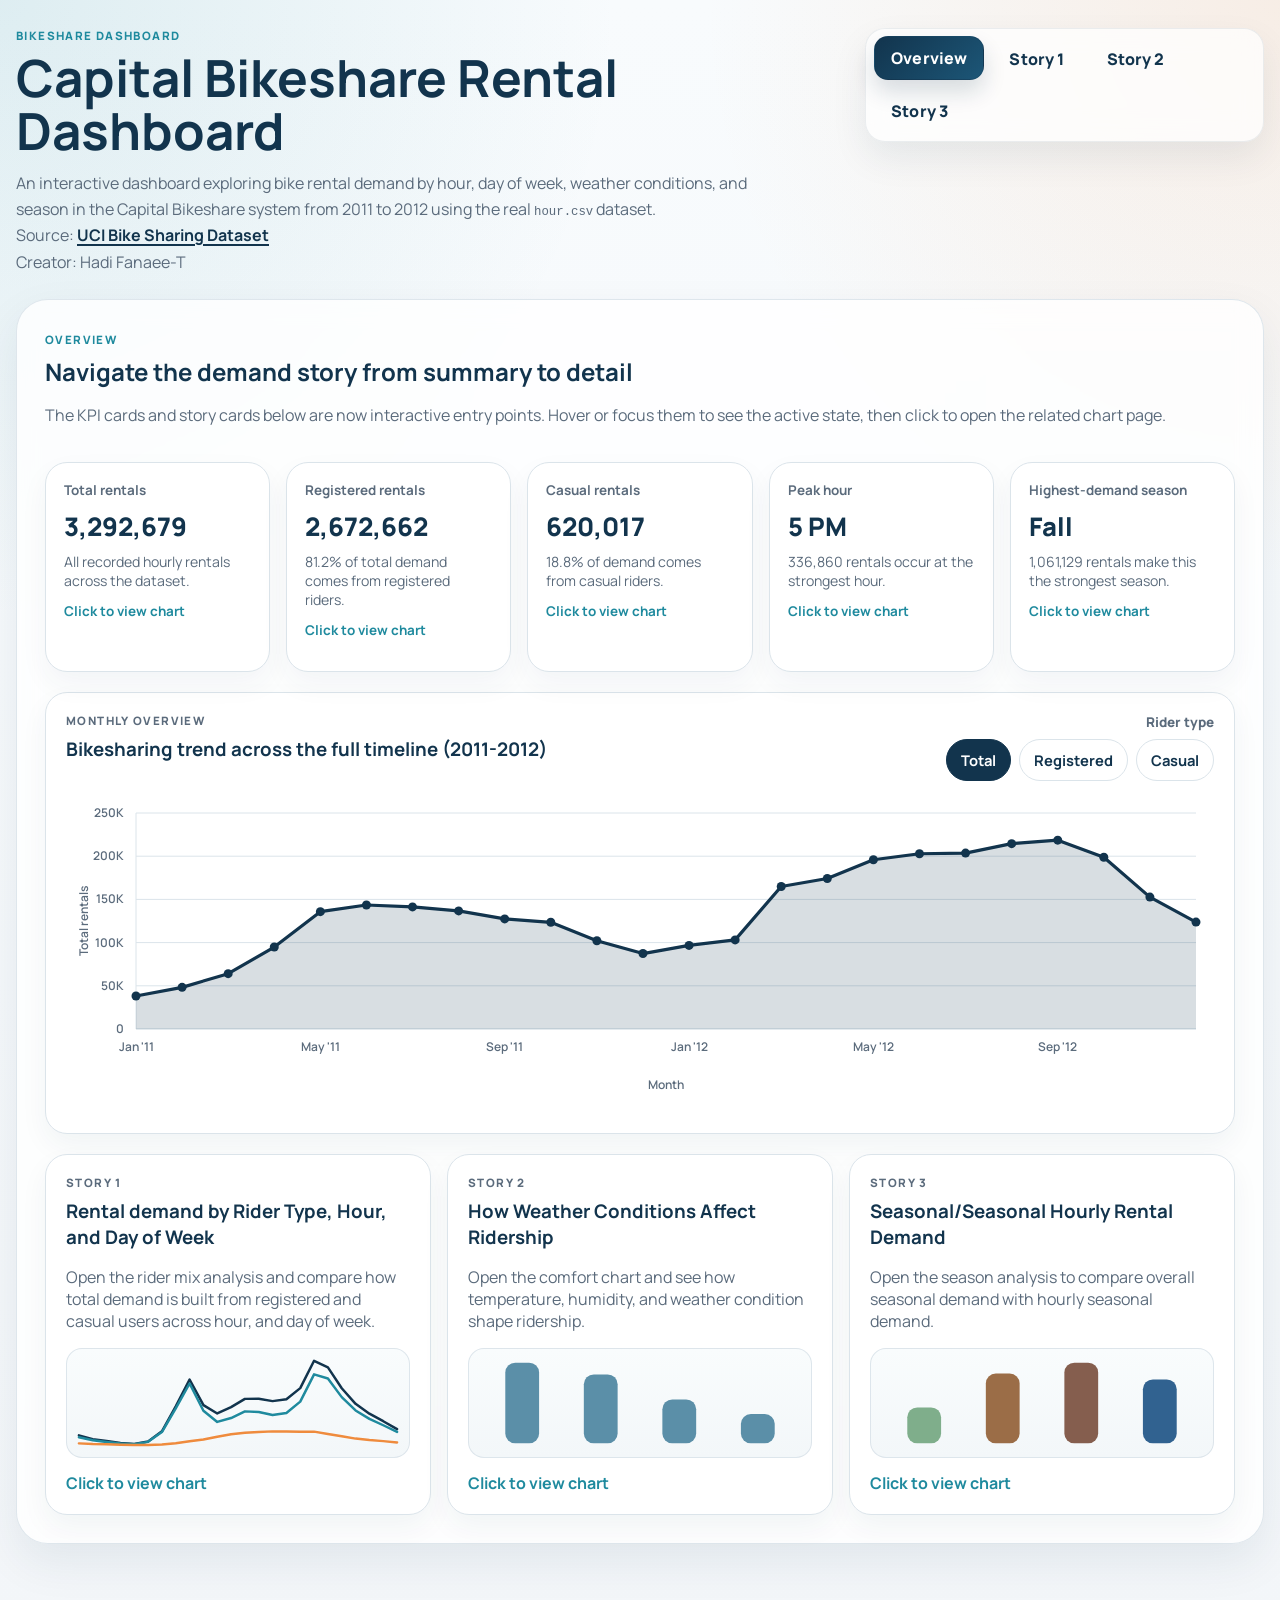
<file: index.html>
<!DOCTYPE html>
<html lang="en">
<head>
  <meta charset="UTF-8">
  <meta name="viewport" content="width=device-width, initial-scale=1.0">
  <title>Capital Bikeshare Demand Dashboard</title>
  <link rel="preconnect" href="https://fonts.googleapis.com">
  <link rel="preconnect" href="https://fonts.gstatic.com" crossorigin>
  <link href="https://fonts.googleapis.com/css2?family=Manrope:wght@400;500;600;700;800&display=swap" rel="stylesheet">
  <link rel="stylesheet" href="styles.css">
</head>
<body data-page="overview">
  <div class="app-shell">
    <header class="topbar">
      <div>
        <p class="eyebrow">Bikeshare Dashboard</p>
        <h1>Capital Bikeshare Rental Dashboard</h1>
        <p class="subhead">
          An interactive dashboard exploring bike rental demand by hour, day of week, weather conditions, and season in the Capital Bikeshare system from 2011 to 2012 using the real <code>hour.csv</code> dataset.
          <br>Source: <a href="https://archive.ics.uci.edu/dataset/275/bike+sharing+dataset" target="_blank" rel="noreferrer">UCI Bike Sharing Dataset</a>
          <br>Creator: Hadi Fanaee-T
        </p>
      </div>
      <nav class="main-nav" aria-label="Primary">
        <a href="index.html" aria-current="page">Overview</a>
        <a href="demand.html">Story 1</a>
        <a href="weather.html">Story 2</a>
        <a href="season.html">Story 3</a>
      </nav>
    </header>

    <main>
      <section class="panel hero-panel">
        <div class="panel-header">
          <div>
            <p class="section-kicker">Overview</p>
            <h2>Navigate the demand story from summary to detail</h2>
            <p class="section-text">
              The KPI cards and story cards below are now interactive entry points. Hover or focus them to see the
              active state, then click to open the related chart page.
            </p>
          </div>
        </div>

        <div id="kpiGrid" class="clickable-grid" aria-live="polite"></div>

        <div class="overview-grid">
          <article class="card summary-card">
            <div class="card-header">
              <div>
                <p class="card-kicker">Monthly overview</p>
                <h3>Bikesharing trend across the full timeline (2011-2012)</h3>
              </div>
              <div class="control-group compact">
                <span class="control-label">Rider type</span>
                <div id="overviewMetricControl" class="segmented-control" aria-label="Overview metric selector"></div>
              </div>
            </div>
            <div id="overviewChart" class="chart-host" role="img" aria-label="Monthly ridership chart"></div>
          </article>
        </div>

        <aside class="story-links story-links-below">
          <a class="card story-card interactive-card" href="demand.html">
            <p class="card-kicker">Story 1</p>
            <h3>Rental demand by Rider Type, Hour, and Day of Week</h3>
            <p>Open the rider mix analysis and compare how total demand is built from registered and casual users across hour, and day of week.</p>
            <div id="storyPreviewDemand" class="preview-host" aria-hidden="true"></div>
            <p class="link-note">Click to view chart</p>
          </a>

          <a class="card story-card interactive-card" href="weather.html">
            <p class="card-kicker">Story 2</p>
            <h3>How Weather Conditions Affect Ridership</h3>
            <p>Open the comfort chart and see how temperature, humidity, and weather condition shape ridership.</p>
            <div id="storyPreviewWeather" class="preview-host" aria-hidden="true"></div>
            <p class="link-note">Click to view chart</p>
          </a>

          <a class="card story-card interactive-card" href="season.html">
            <p class="card-kicker">Story 3</p>
            <h3>Seasonal/Seasonal Hourly Rental Demand</h3>
            <p>Open the season analysis to compare overall seasonal demand with hourly seasonal demand.</p>
            <div id="storyPreviewSeason" class="preview-host" aria-hidden="true"></div>
            <p class="link-note">Click to view chart</p>
          </a>
        </aside>
      </section>
    </main>
  </div>

  <div id="tooltip" class="tooltip" hidden></div>
  <script src="app.js"></script>
</body>
</html>
</file>
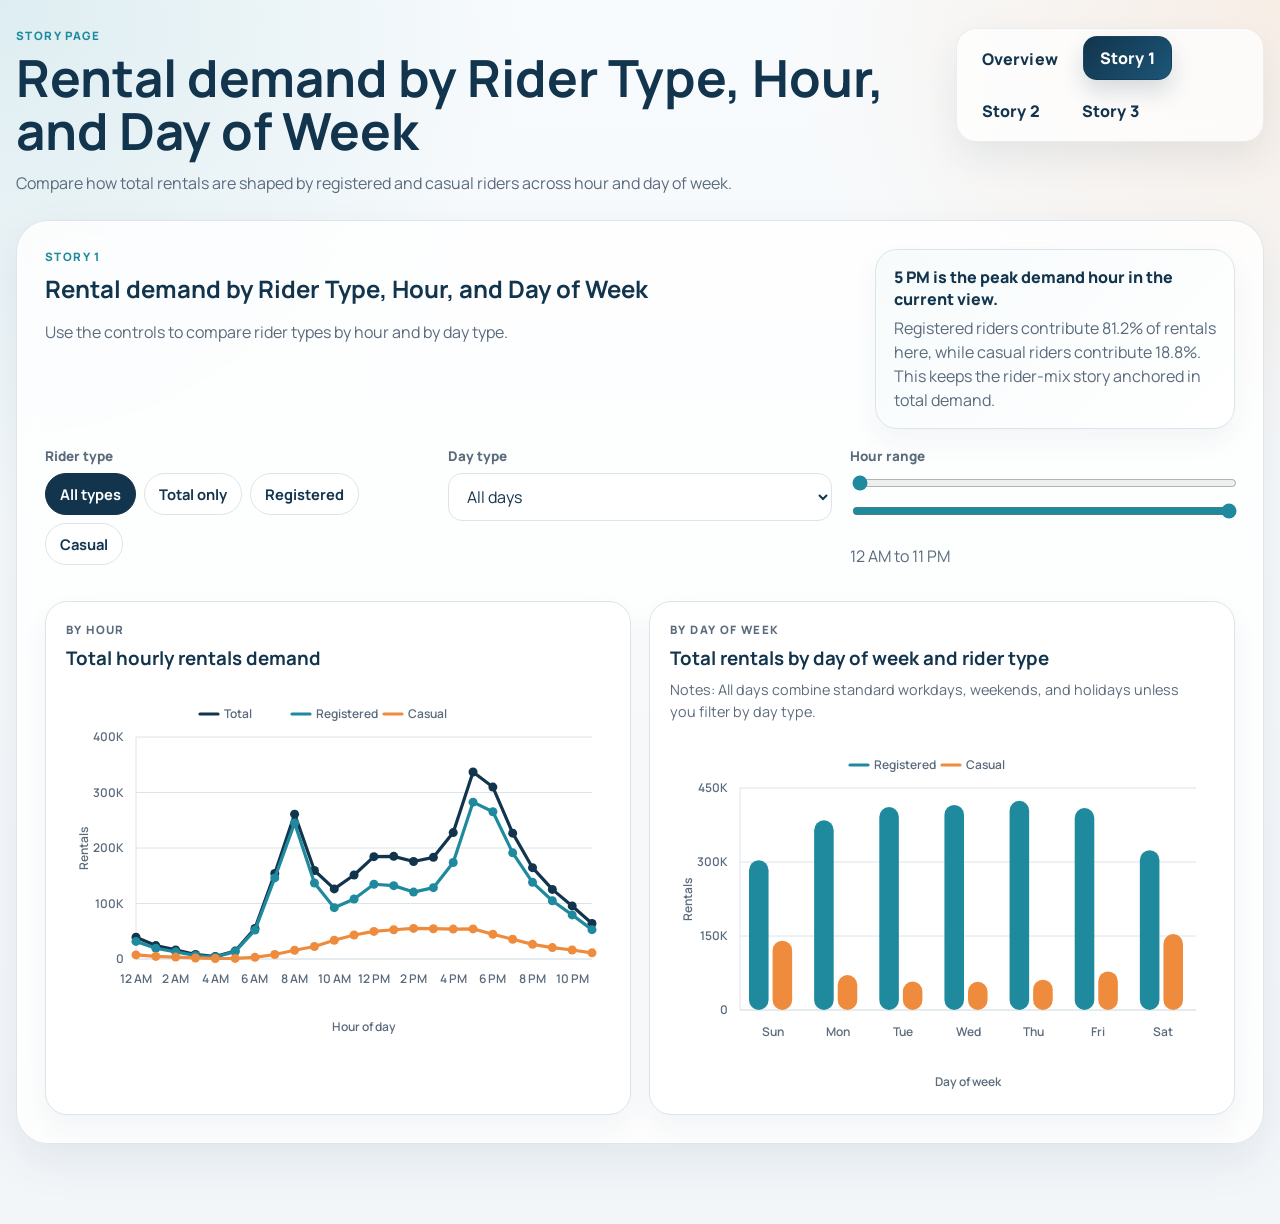
<file: demand.html>
<!DOCTYPE html>
<html lang="en">
<head>
  <meta charset="UTF-8">
  <meta name="viewport" content="width=device-width, initial-scale=1.0">
  <title>Story 1 - Rental demand by Rider Type, Hour, and Day of Week</title>
  <link rel="preconnect" href="https://fonts.googleapis.com">
  <link rel="preconnect" href="https://fonts.gstatic.com" crossorigin>
  <link href="https://fonts.googleapis.com/css2?family=Manrope:wght@400;500;600;700;800&display=swap" rel="stylesheet">
  <link rel="stylesheet" href="styles.css">
</head>
<body data-page="demand">
  <div class="app-shell">
    <header class="topbar">
      <div>
        <p class="eyebrow">Story page</p>
        <h1>Rental demand by Rider Type, Hour, and Day of Week</h1>
        <p class="subhead">Compare how total rentals are shaped by registered and casual riders across hour and day of week.</p>
      </div>
      <nav class="main-nav" aria-label="Primary">
        <a href="index.html">Overview</a>
        <a href="demand.html" aria-current="page">Story 1</a>
        <a href="weather.html">Story 2</a>
        <a href="season.html">Story 3</a>
      </nav>
    </header>

    <main>
      <section class="panel">
        <div class="panel-header story-header">
          <div>
            <p class="section-kicker">Story 1</p>
            <h2>Rental demand by Rider Type, Hour, and Day of Week</h2>
            <p class="section-text">Use the controls to compare rider types by hour and by day type.</p>
          </div>
          <div id="demandInsight" class="insight-callout"></div>
        </div>

        <div class="control-row">
          <div class="control-group">
            <span class="control-label">Rider type</span>
            <div id="demandMetricControl" class="segmented-control" aria-label="Demand metric selector"></div>
          </div>
          <div class="control-group">
            <label class="control-label" for="demandDayType">Day type</label>
            <select id="demandDayType"></select>
          </div>
          <div class="control-group range-group">
            <label class="control-label" for="hourStart">Hour range</label>
            <div class="range-pair">
              <input id="hourStart" type="range" min="0" max="23" value="0">
              <input id="hourEnd" type="range" min="0" max="23" value="23">
            </div>
            <p id="hourRangeLabel" class="range-label"></p>
          </div>
        </div>

        <div class="story-grid two-up">
          <article id="hourly-demand" class="card target-card">
            <div class="card-header">
              <div>
                <p class="card-kicker">By hour</p>
                <h3>Total hourly rentals demand</h3>
              </div>
            </div>
            <div id="demandHourlyChart" class="chart-host tall-chart" role="img" aria-label="Hourly demand chart"></div>
          </article>

          <article id="weekday-demand" class="card target-card">
            <div class="card-header">
              <div>
                <p class="card-kicker">By day of week</p>
                <h3>Total rentals by day of week and rider type</h3>
                <p id="demandWeekdayContext" class="section-text compact-note"></p>
              </div>
            </div>
            <div id="demandWeekdayChart" class="chart-host tall-chart" role="img" aria-label="Weekday demand chart"></div>
          </article>
        </div>
      </section>
    </main>
  </div>

  <div id="tooltip" class="tooltip" hidden></div>
  <script src="app.js"></script>
</body>
</html>
</file>
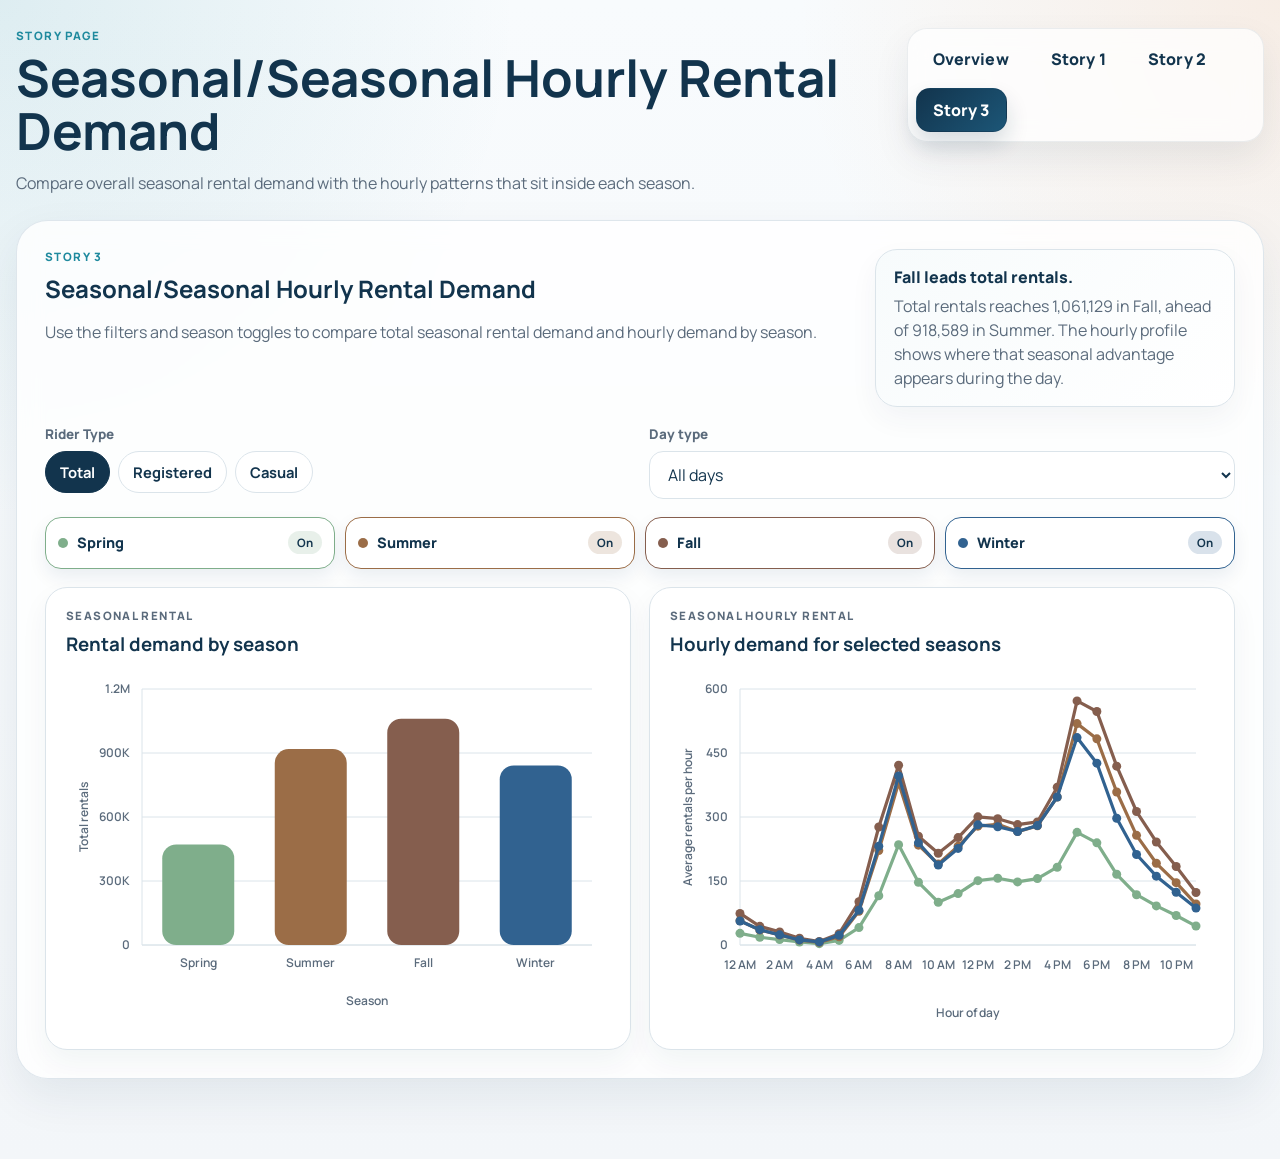
<file: season.html>
<!DOCTYPE html>
<html lang="en">
<head>
  <meta charset="UTF-8">
  <meta name="viewport" content="width=device-width, initial-scale=1.0">
  <title>Story 3 - Seasonal/Seasonal Hourly Rental Demand</title>
  <link rel="preconnect" href="https://fonts.googleapis.com">
  <link rel="preconnect" href="https://fonts.gstatic.com" crossorigin>
  <link href="https://fonts.googleapis.com/css2?family=Manrope:wght@400;500;600;700;800&display=swap" rel="stylesheet">
  <link rel="stylesheet" href="styles.css">
</head>
<body data-page="season">
  <div class="app-shell">
    <header class="topbar">
      <div>
        <p class="eyebrow">Story page</p>
        <h1>Seasonal/Seasonal Hourly Rental Demand</h1>
        <p class="subhead">Compare overall seasonal rental demand with the hourly patterns that sit inside each season.</p>
      </div>
      <nav class="main-nav" aria-label="Primary">
        <a href="index.html">Overview</a>
        <a href="demand.html">Story 1</a>
        <a href="weather.html">Story 2</a>
        <a href="season.html" aria-current="page">Story 3</a>
      </nav>
    </header>

    <main>
      <section class="panel">
        <div class="panel-header story-header">
          <div>
            <p class="section-kicker">Story 3</p>
            <h2>Seasonal/Seasonal Hourly Rental Demand</h2>
            <p class="section-text">Use the filters and season toggles to compare total seasonal rental demand and hourly demand by season.</p>
          </div>
          <div id="seasonInsight" class="insight-callout"></div>
        </div>

        <div class="control-row">
          <div class="control-group">
            <span class="control-label">Rider Type</span>
            <div id="seasonMetricControl" class="segmented-control" aria-label="Season metric selector"></div>
          </div>
          <div class="control-group">
            <label class="control-label" for="seasonDayType">Day type</label>
            <select id="seasonDayType"></select>
          </div>
        </div>

        <div class="season-profile-toolbar">
          <div id="seasonLegend" class="legend-card compact-legend"></div>
        </div>

        <div class="story-grid two-up">
          <article id="season-ranking" class="card target-card">
            <div class="card-header">
              <div>
                <p class="card-kicker">Seasonal rental</p>
                <h3>Rental demand by season</h3>
              </div>
            </div>
            <div id="seasonBarChart" class="chart-host tall-chart" role="img" aria-label="Seasonal demand bar chart"></div>
          </article>

          <article id="season-profile" class="card target-card">
            <div class="card-header">
              <div>
                <p class="card-kicker">Seasonal Hourly Rental</p>
                <h3>Hourly demand for selected seasons</h3>
              </div>
            </div>
            <div id="seasonHourlyChart" class="chart-host tall-chart" role="img" aria-label="Seasonal hourly demand chart"></div>
          </article>
        </div>
      </section>
    </main>
  </div>

  <div id="tooltip" class="tooltip" hidden></div>
  <script src="app.js"></script>
</body>
</html>
</file>
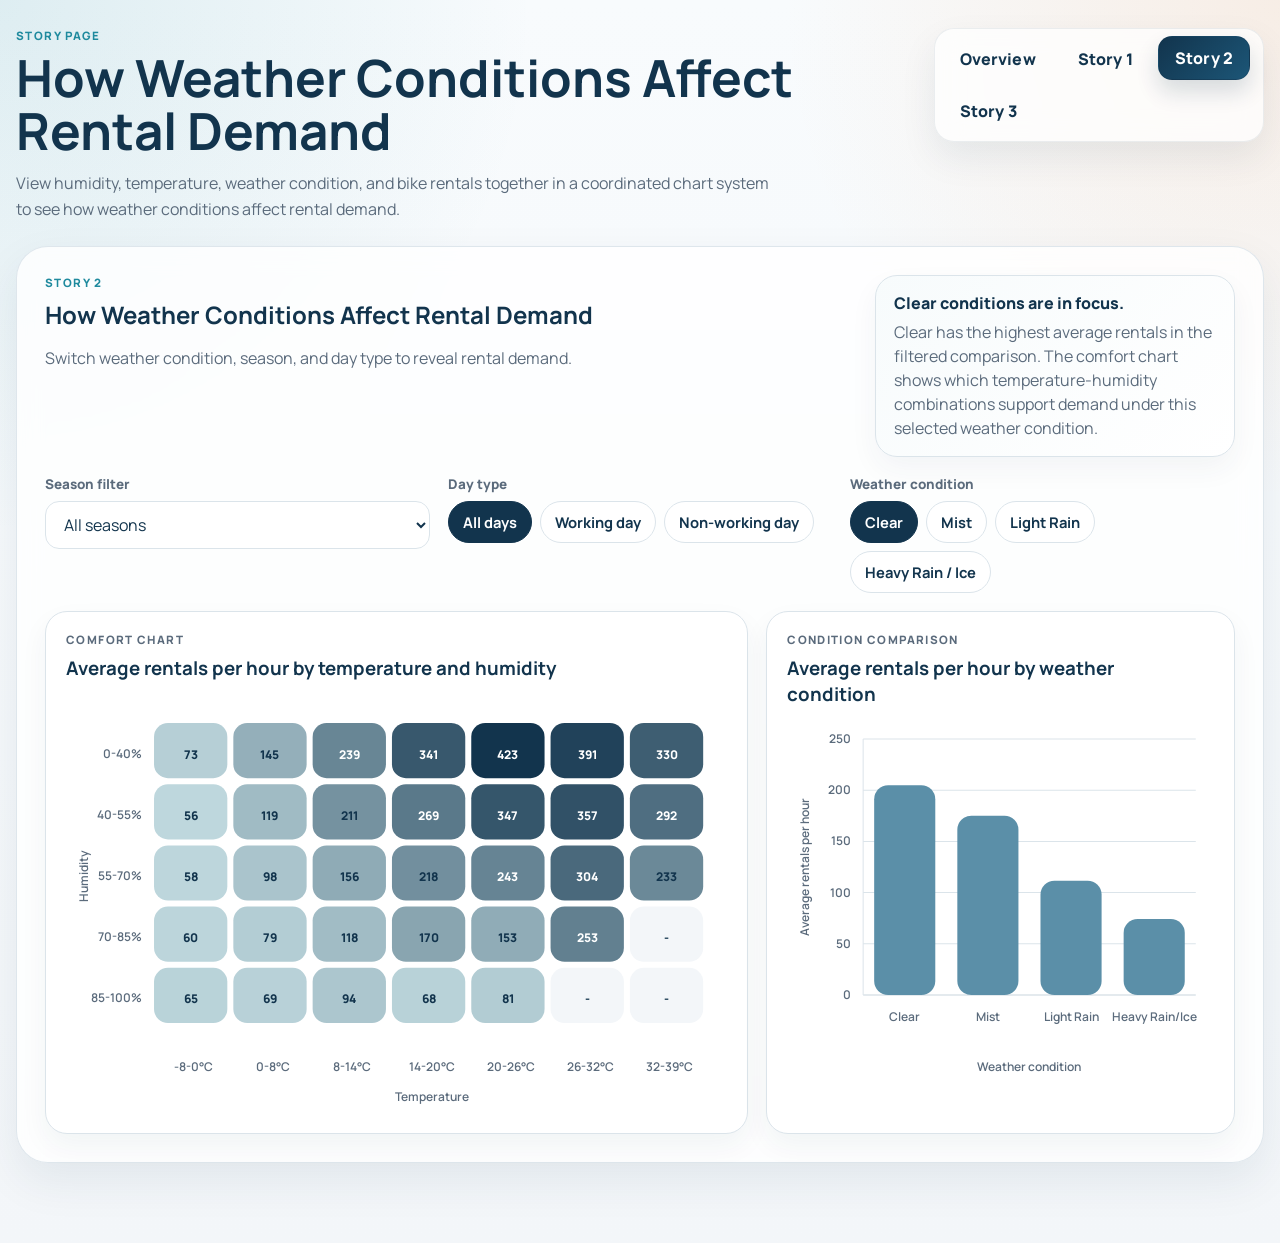
<file: weather.html>
<!DOCTYPE html>
<html lang="en">
<head>
  <meta charset="UTF-8">
  <meta name="viewport" content="width=device-width, initial-scale=1.0">
  <title>Story 2 - How Weather Conditions Affect Rental Demand</title>
  <link rel="preconnect" href="https://fonts.googleapis.com">
  <link rel="preconnect" href="https://fonts.gstatic.com" crossorigin>
  <link href="https://fonts.googleapis.com/css2?family=Manrope:wght@400;500;600;700;800&display=swap" rel="stylesheet">
  <link rel="stylesheet" href="styles.css">
</head>
<body data-page="weather">
  <div class="app-shell">
    <header class="topbar">
      <div>
        <p class="eyebrow">Story page</p>
        <h1>How Weather Conditions Affect Rental Demand</h1>
        <p class="subhead">View humidity, temperature, weather condition, and bike rentals together in a coordinated chart system to see how weather conditions affect rental demand.</p>
      </div>
      <nav class="main-nav" aria-label="Primary">
        <a href="index.html">Overview</a>
        <a href="demand.html">Story 1</a>
        <a href="weather.html" aria-current="page">Story 2</a>
        <a href="season.html">Story 3</a>
      </nav>
    </header>

    <main>
      <section class="panel">
        <div class="panel-header story-header">
          <div>
            <p class="section-kicker">Story 2</p>
            <h2>How Weather Conditions Affect Rental Demand</h2>
            <p class="section-text">Switch weather condition, season, and day type to reveal rental demand.</p>
          </div>
          <div id="weatherInsight" class="insight-callout"></div>
        </div>

        <div class="control-row">
          <div class="control-group">
            <label class="control-label" for="weatherSeason">Season filter</label>
            <select id="weatherSeason"></select>
          </div>
          <div class="control-group">
            <span class="control-label">Day type</span>
            <div id="weatherDayTypeControl" class="segmented-control" aria-label="Weather day type filter"></div>
          </div>
          <div class="control-group">
            <span class="control-label">Weather condition</span>
            <div id="weatherConditionControl" class="pill-control" aria-label="Weather condition selector"></div>
          </div>
        </div>

        <div class="story-grid weather-layout">
          <article id="weather-matrix" class="card target-card">
            <div class="card-header">
              <div>
                <p class="card-kicker">Comfort chart</p>
                <h3>Average rentals per hour by temperature and humidity</h3>
              </div>
            </div>
            <div id="weatherHeatmap" class="chart-host heatmap-chart" role="img" aria-label="Weather comfort heatmap"></div>
          </article>

          <article id="weather-conditions" class="card target-card">
            <div class="card-header">
              <div>
                <p class="card-kicker">Condition comparison</p>
                <h3>Average rentals per hour by weather condition</h3>
              </div>
            </div>
            <div id="weatherBarChart" class="chart-host tall-chart" role="img" aria-label="Weather condition comparison chart"></div>
          </article>
        </div>
      </section>
    </main>
  </div>

  <div id="tooltip" class="tooltip" hidden></div>
  <script src="app.js"></script>
</body>
</html>
</file>
<file: styles.css>
:root {
  --bg: #f3f6f9;
  --panel: #ffffff;
  --panel-alt: #f8fbfd;
  --text: #15202b;
  --muted: #5b6b7c;
  --border: #dbe4ea;
  --navy: #12344d;
  --teal: #1f8a9e;
  --orange: #ef8b3d;
  --gold: #f4c95d;
  --rose: #d95d5d;
  --green: #3e8f68;
  --shadow: 0 18px 45px rgba(18, 52, 77, 0.08);
  --shadow-strong: 0 24px 52px rgba(18, 52, 77, 0.14);
  --radius: 22px;
}

* {
  box-sizing: border-box;
}

html {
  scroll-behavior: smooth;
}

body {
  margin: 0;
  font-family: "Manrope", sans-serif;
  color: var(--text);
  background:
    radial-gradient(circle at top left, rgba(31, 138, 158, 0.12), transparent 30%),
    radial-gradient(circle at top right, rgba(239, 139, 61, 0.12), transparent 28%),
    linear-gradient(180deg, #f8fbfd 0%, var(--bg) 100%);
}

a {
  color: inherit;
}

.app-shell {
  width: min(1400px, calc(100% - 32px));
  margin: 0 auto;
  padding: 28px 0 56px;
}

.topbar {
  display: flex;
  justify-content: space-between;
  gap: 24px;
  align-items: flex-start;
  margin-bottom: 24px;
}

.eyebrow,
.section-kicker,
.card-kicker {
  margin: 0 0 8px;
  text-transform: uppercase;
  letter-spacing: 0.12em;
  font-size: 0.72rem;
  font-weight: 800;
  color: var(--teal);
}

.topbar h1,
.panel h2,
.card h3 {
  margin: 0;
  color: var(--navy);
}

.topbar h1 {
  font-size: clamp(2rem, 4vw, 3.4rem);
  line-height: 1.04;
}

.subhead,
.section-text,
.card p,
.range-label {
  color: var(--muted);
}

.compact-note {
  margin: 8px 0 0;
  font-size: 0.9rem;
  line-height: 1.5;
}

.subhead {
  max-width: 760px;
  margin: 12px 0 0;
  line-height: 1.65;
}

.subhead a {
  color: var(--navy);
  font-weight: 700;
  text-decoration-thickness: 1.5px;
  text-underline-offset: 0.18em;
}

.subhead code {
  font-size: 0.95em;
}

.main-nav {
  display: flex;
  flex-wrap: wrap;
  gap: 8px;
  position: sticky;
  top: 16px;
  padding: 8px;
  border-radius: 20px;
  background: rgba(255, 255, 255, 0.72);
  border: 1px solid rgba(18, 52, 77, 0.08);
  box-shadow: 0 16px 36px rgba(18, 52, 77, 0.08);
  backdrop-filter: blur(14px);
}

.main-nav a {
  text-decoration: none;
  color: var(--navy);
  background: transparent;
  padding: 10px 16px;
  border-radius: 14px;
  border: 1px solid transparent;
  font-weight: 800;
  letter-spacing: 0.01em;
  transition: transform 160ms ease, border-color 160ms ease, background-color 160ms ease, color 160ms ease, box-shadow 160ms ease;
}

.main-nav a:hover,
.main-nav a[aria-current="page"] {
  transform: translateY(-1px);
  border-color: rgba(18, 52, 77, 0.12);
  background: #ffffff;
  box-shadow: 0 8px 18px rgba(18, 52, 77, 0.08);
}

.main-nav a:focus-visible {
  outline: 2px solid rgba(31, 138, 158, 0.35);
  outline-offset: 2px;
}

.main-nav a:hover {
  color: var(--teal);
}

.main-nav a[aria-current="page"] {
  color: #ffffff;
  background: linear-gradient(135deg, var(--navy) 0%, #1c5677 100%);
  border-color: rgba(18, 52, 77, 0.22);
  box-shadow: 0 12px 22px rgba(18, 52, 77, 0.16);
}

.panel {
  background: rgba(255, 255, 255, 0.8);
  border: 1px solid rgba(219, 228, 234, 0.9);
  box-shadow: var(--shadow);
  border-radius: 32px;
  padding: 28px;
  margin-bottom: 24px;
  backdrop-filter: blur(12px);
}

.hero-panel {
  padding-top: 32px;
}

.panel-header,
.card-header,
.control-row,
.story-grid,
.overview-grid {
  display: grid;
  gap: 18px;
}

.panel-header {
  grid-template-columns: minmax(0, 1fr) auto;
  align-items: start;
  margin-bottom: 20px;
}

.story-header {
  margin-bottom: 18px;
}

.clickable-grid {
  display: grid;
  grid-template-columns: repeat(5, minmax(0, 1fr));
  gap: 16px;
  margin-bottom: 20px;
}

.card,
.insight-callout,
.legend-card,
.interactive-card {
  background: var(--panel);
  border: 1px solid var(--border);
  border-radius: var(--radius);
  box-shadow: 0 12px 28px rgba(18, 52, 77, 0.05);
}

.interactive-card {
  display: block;
  text-decoration: none;
  position: relative;
  overflow: hidden;
  transition: transform 180ms ease, box-shadow 180ms ease, border-color 180ms ease, background-color 180ms ease;
}

.interactive-card:hover,
.interactive-card:focus-visible {
  transform: translateY(-4px);
  box-shadow: var(--shadow-strong);
  border-color: rgba(31, 138, 158, 0.6);
  background: linear-gradient(180deg, #ffffff 0%, #f6fbfc 100%);
}

.interactive-card:focus-visible {
  outline: 2px solid rgba(31, 138, 158, 0.45);
  outline-offset: 2px;
}

.kpi-card {
  padding: 18px;
  min-height: 168px;
}

.kpi-card .label {
  margin: 0 0 10px;
  font-size: 0.84rem;
  font-weight: 700;
  color: var(--muted);
}

.kpi-card .value {
  margin: 0;
  font-size: clamp(1.5rem, 2vw, 2.2rem);
  font-weight: 800;
  color: var(--navy);
}

.kpi-card .detail {
  margin: 8px 0 0;
  font-size: 0.88rem;
  color: var(--muted);
}

.kpi-card .link-note {
  margin-top: 12px;
  font-size: 0.84rem;
  font-weight: 700;
  color: var(--teal);
}

.overview-grid {
  grid-template-columns: 1fr;
}

.story-links {
  display: grid;
  gap: 16px;
}

.story-links-below {
  grid-template-columns: repeat(3, minmax(0, 1fr));
  margin-top: 20px;
}

.story-card,
.card {
  padding: 20px;
}

.story-card h3 {
  margin-bottom: 10px;
}

.story-card .link-note {
  margin: 14px 0 0;
  color: var(--teal);
  font-weight: 700;
}

.preview-host {
  min-height: 110px;
  height: 110px;
  margin-top: 16px;
  border-radius: 16px;
  border: 1px solid rgba(219, 228, 234, 0.9);
  background: linear-gradient(180deg, #f9fcfd 0%, #f3f7f9 100%);
  overflow: hidden;
}

.card-header {
  grid-template-columns: 1fr auto;
  align-items: start;
  margin-bottom: 12px;
}

.control-row {
  grid-template-columns: repeat(auto-fit, minmax(220px, 1fr));
  align-items: start;
  margin-bottom: 18px;
}

.control-group {
  display: grid;
  gap: 8px;
}

.control-group.compact {
  justify-items: end;
}

.control-label {
  font-size: 0.84rem;
  font-weight: 800;
  color: var(--muted);
}

.segmented-control,
.pill-control {
  display: flex;
  flex-wrap: wrap;
  gap: 8px;
}

.segmented-control button,
.pill-control button,
.legend-pill {
  border: 1px solid var(--border);
  background: #fff;
  color: var(--navy);
  padding: 10px 14px;
  border-radius: 999px;
  font: inherit;
  font-size: 0.92rem;
  font-weight: 700;
  cursor: pointer;
  transition: transform 160ms ease, background-color 160ms ease, color 160ms ease, border-color 160ms ease;
}

.segmented-control button:hover,
.pill-control button:hover,
.legend-pill:hover {
  transform: translateY(-1px);
}

.segmented-control button.active,
.pill-control button.active,
.legend-pill.active {
  background: var(--navy);
  color: #fff;
  border-color: var(--navy);
}

select,
input[type="range"] {
  width: 100%;
}

select {
  padding: 11px 14px;
  border-radius: 14px;
  border: 1px solid var(--border);
  font: inherit;
  color: var(--navy);
  background: #fff;
}

.range-group {
  align-content: start;
}

.range-pair {
  display: grid;
  gap: 8px;
}

input[type="range"] {
  accent-color: var(--teal);
}

.story-grid.two-up {
  grid-template-columns: repeat(2, minmax(0, 1fr));
}

.weather-layout {
  grid-template-columns: 1.2fr 0.8fr;
}

.chart-host {
  position: relative;
  min-height: 330px;
  height: 330px;
}

.summary-card .chart-host {
  min-height: 320px;
  height: 320px;
}

.tall-chart {
  min-height: 360px;
  height: 360px;
}

.heatmap-chart {
  min-height: 420px;
  height: 420px;
}

.preview-host svg,
.chart-host svg {
  width: 100%;
  height: 100%;
  display: block;
  overflow: hidden;
}

.grid-line,
.domain-line {
  stroke: #dbe4ea;
}

.tick-text,
.axis-title {
  fill: var(--muted);
  font-size: 12px;
  font-weight: 600;
}

.target-card {
  scroll-margin-top: 90px;
}

.target-card:target {
  border-color: rgba(31, 138, 158, 0.65);
  box-shadow: var(--shadow-strong);
}

.insight-callout {
  padding: 16px 18px;
  max-width: 360px;
  background: linear-gradient(135deg, #f7fbfc 0%, #ffffff 100%);
}

.insight-callout .headline {
  margin: 0 0 6px;
  color: var(--navy);
  font-size: 1rem;
  font-weight: 800;
}

.insight-callout .copy {
  margin: 0;
  color: var(--muted);
  line-height: 1.5;
}

.legend-card {
  display: grid;
  grid-template-columns: repeat(4, minmax(0, 1fr));
  gap: 10px;
  padding: 0;
  margin: 0;
  border: none;
  box-shadow: none;
  background: transparent;
}

.legend-pill {
  background: var(--panel-alt);
}

.legend-pill.inactive {
  opacity: 1;
}

.season-profile-toolbar {
  margin: 0 0 18px;
}

.compact-legend {
  grid-template-columns: repeat(4, minmax(0, 1fr));
  align-items: stretch;
}

.season-pill {
  display: flex;
  align-items: center;
  justify-content: space-between;
  gap: 10px;
  min-height: 52px;
  padding: 10px 12px;
  border-radius: 16px;
  text-align: left;
  border: 1px solid rgba(18, 52, 77, 0.08);
  background: #ffffff;
  box-shadow: 0 4px 10px rgba(18, 52, 77, 0.04);
}

.season-pill:hover,
.season-pill:focus-visible {
  transform: translateY(-2px);
  box-shadow: 0 8px 18px rgba(18, 52, 77, 0.08);
}

.season-pill:focus-visible {
  outline: 2px solid rgba(18, 52, 77, 0.14);
  outline-offset: 2px;
}

.season-pill-top {
  display: flex;
  align-items: center;
  gap: 9px;
  min-width: 0;
}

.season-swatch {
  width: 10px;
  height: 10px;
  flex: 0 0 10px;
  border-radius: 999px;
  background: var(--season-color);
  box-shadow: none;
}

.season-pill-label {
  font-size: 0.9rem;
  font-weight: 800;
  color: var(--navy);
  white-space: nowrap;
}

.season-pill-state {
  display: inline-flex;
  align-items: center;
  justify-content: center;
  min-width: 34px;
  padding: 4px 8px;
  border-radius: 999px;
  font-size: 0.72rem;
  font-weight: 700;
  color: var(--muted);
  background: rgba(18, 52, 77, 0.06);
}

.season-pill.active {
  border-color: var(--season-color);
  background: #ffffff;
  box-shadow: 0 8px 18px rgba(18, 52, 77, 0.08);
}

.season-pill.active .season-pill-state {
  color: var(--navy);
  background: var(--season-tint);
}

.season-pill.inactive {
  background: #ffffff;
  border-color: rgba(18, 52, 77, 0.08);
}

.season-pill.inactive .season-pill-state {
  color: #7a8793;
}

.tooltip {
  position: fixed;
  z-index: 20;
  padding: 10px 12px;
  border-radius: 14px;
  background: rgba(18, 52, 77, 0.94);
  color: #fff;
  box-shadow: 0 16px 32px rgba(18, 52, 77, 0.28);
  pointer-events: none;
  max-width: 260px;
  font-size: 0.86rem;
  line-height: 1.45;
}

.tooltip strong {
  display: block;
  margin-bottom: 4px;
}

.empty-state,
.loading-state {
  display: grid;
  place-items: center;
  min-height: 260px;
  border: 1px dashed var(--border);
  border-radius: 18px;
  color: var(--muted);
  font-weight: 700;
}

@media (max-width: 1100px) {
  .clickable-grid,
  .overview-grid,
  .story-links-below,
  .story-grid.two-up,
  .weather-layout,
  .panel-header {
    grid-template-columns: 1fr;
  }

  .legend-card {
    grid-template-columns: repeat(2, minmax(0, 1fr));
  }

  .season-profile-toolbar {
    margin: 0 0 18px;
  }

  .control-group.compact {
    justify-items: start;
  }
}

@media (max-width: 700px) {
  .app-shell {
    width: min(100% - 18px, 100%);
    padding-top: 18px;
  }

  .panel,
  .story-card,
  .card,
  .kpi-card {
    padding: 18px;
  }

  .topbar {
    flex-direction: column;
    gap: 16px;
  }

  .main-nav {
    position: static;
    width: 100%;
    justify-content: flex-start;
  }

  .legend-card {
    grid-template-columns: 1fr;
  }
}
</file>
